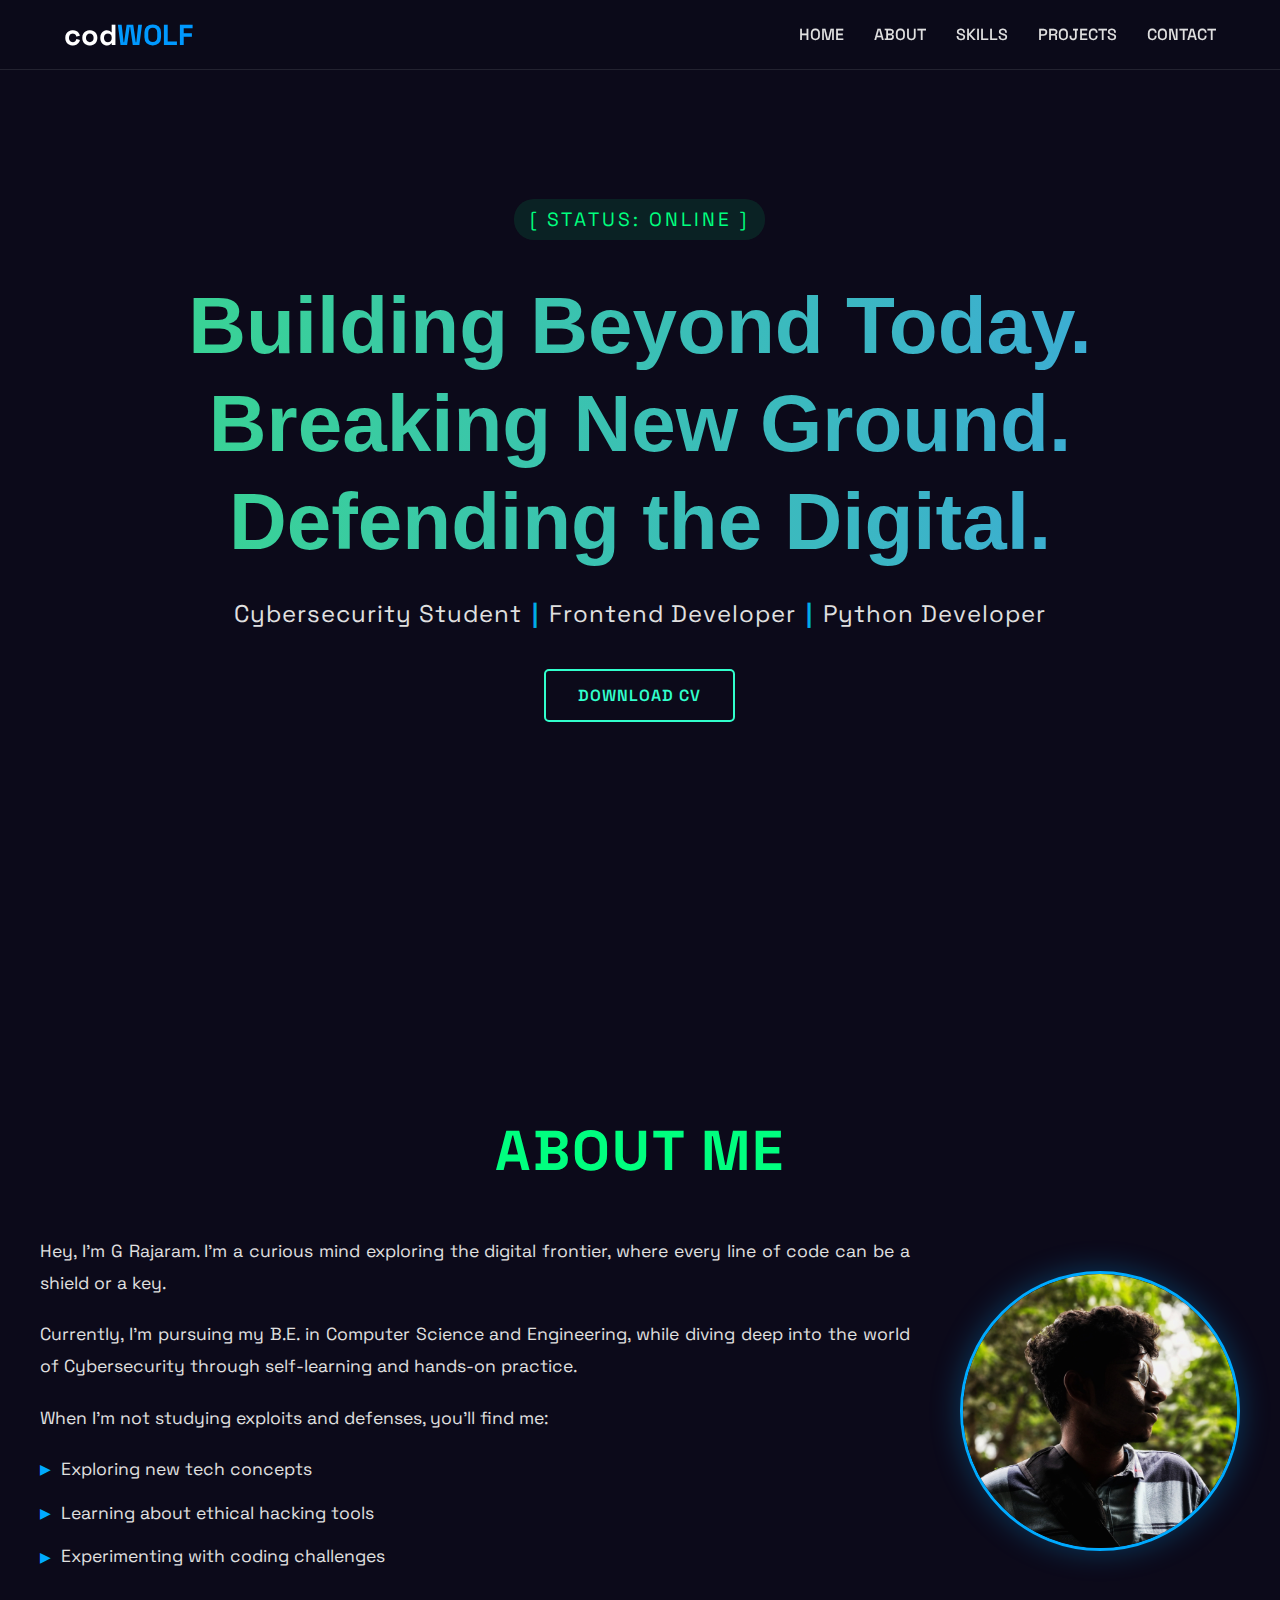
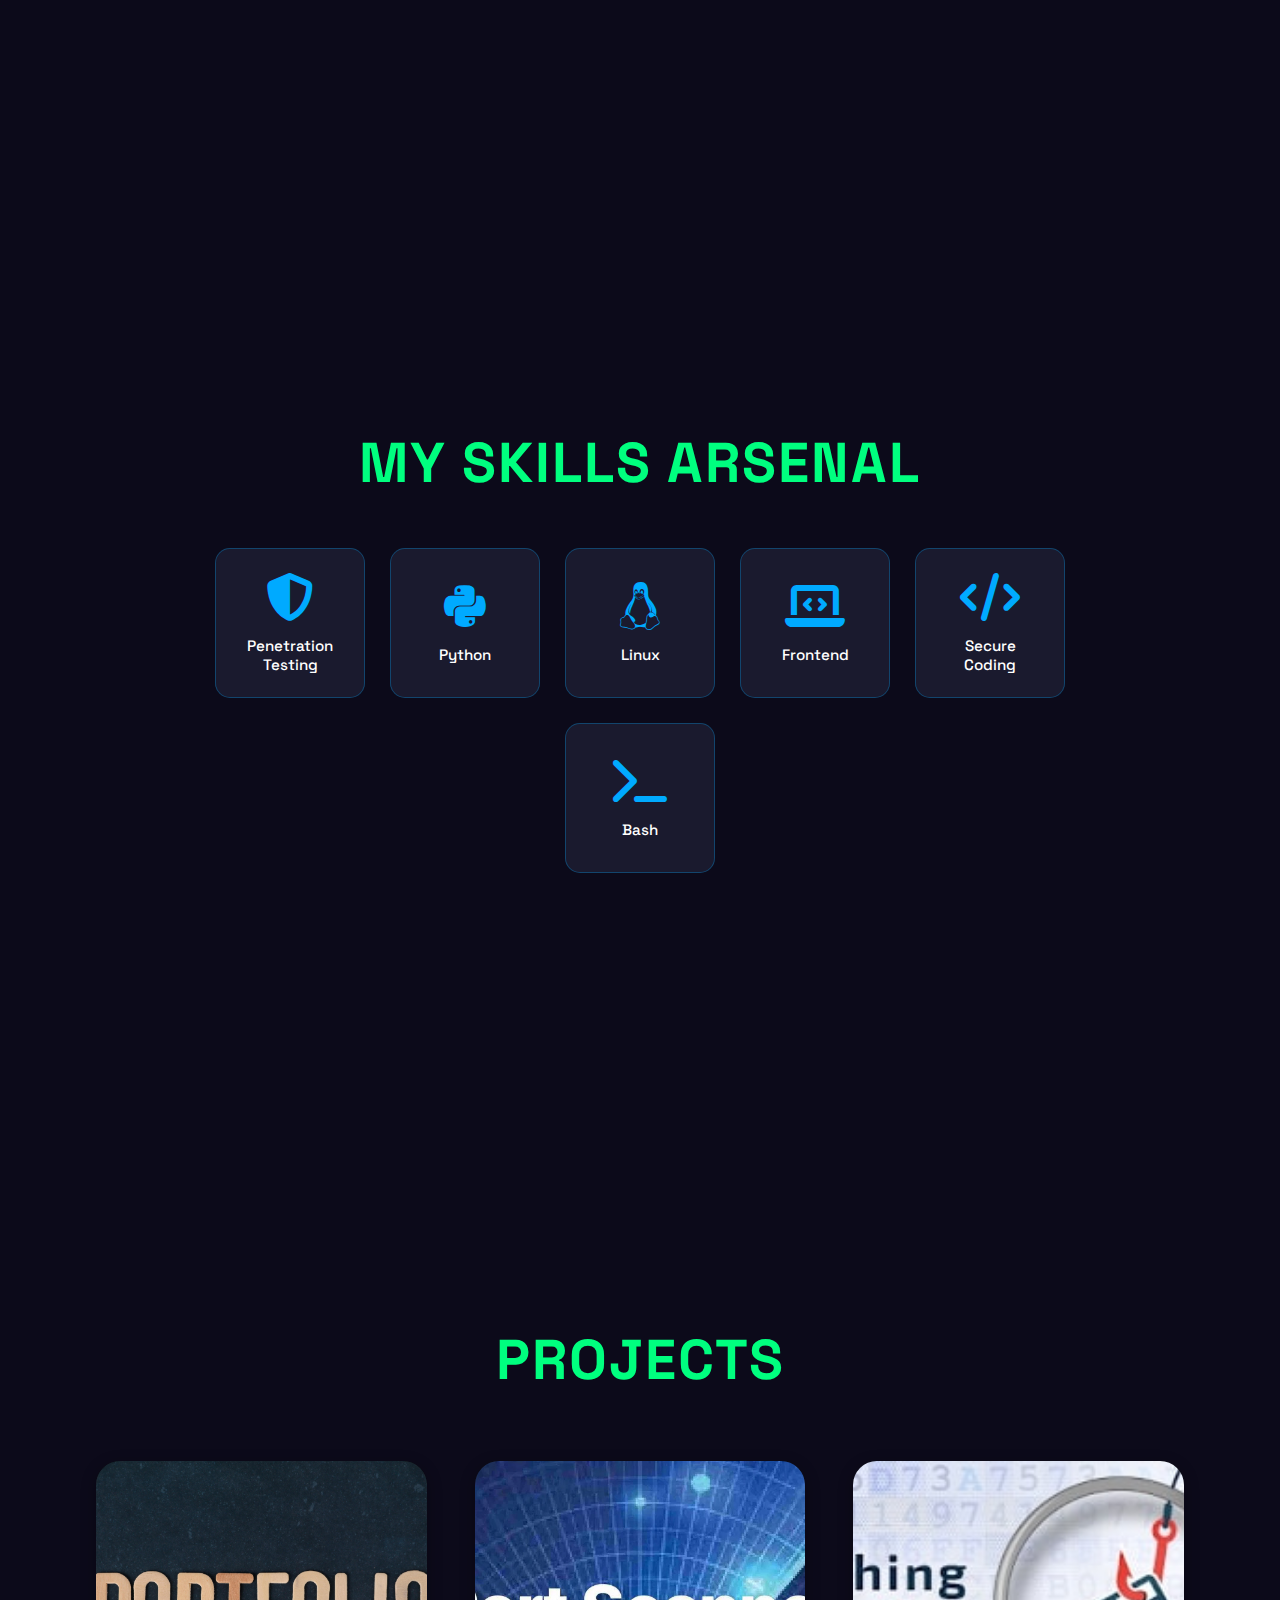
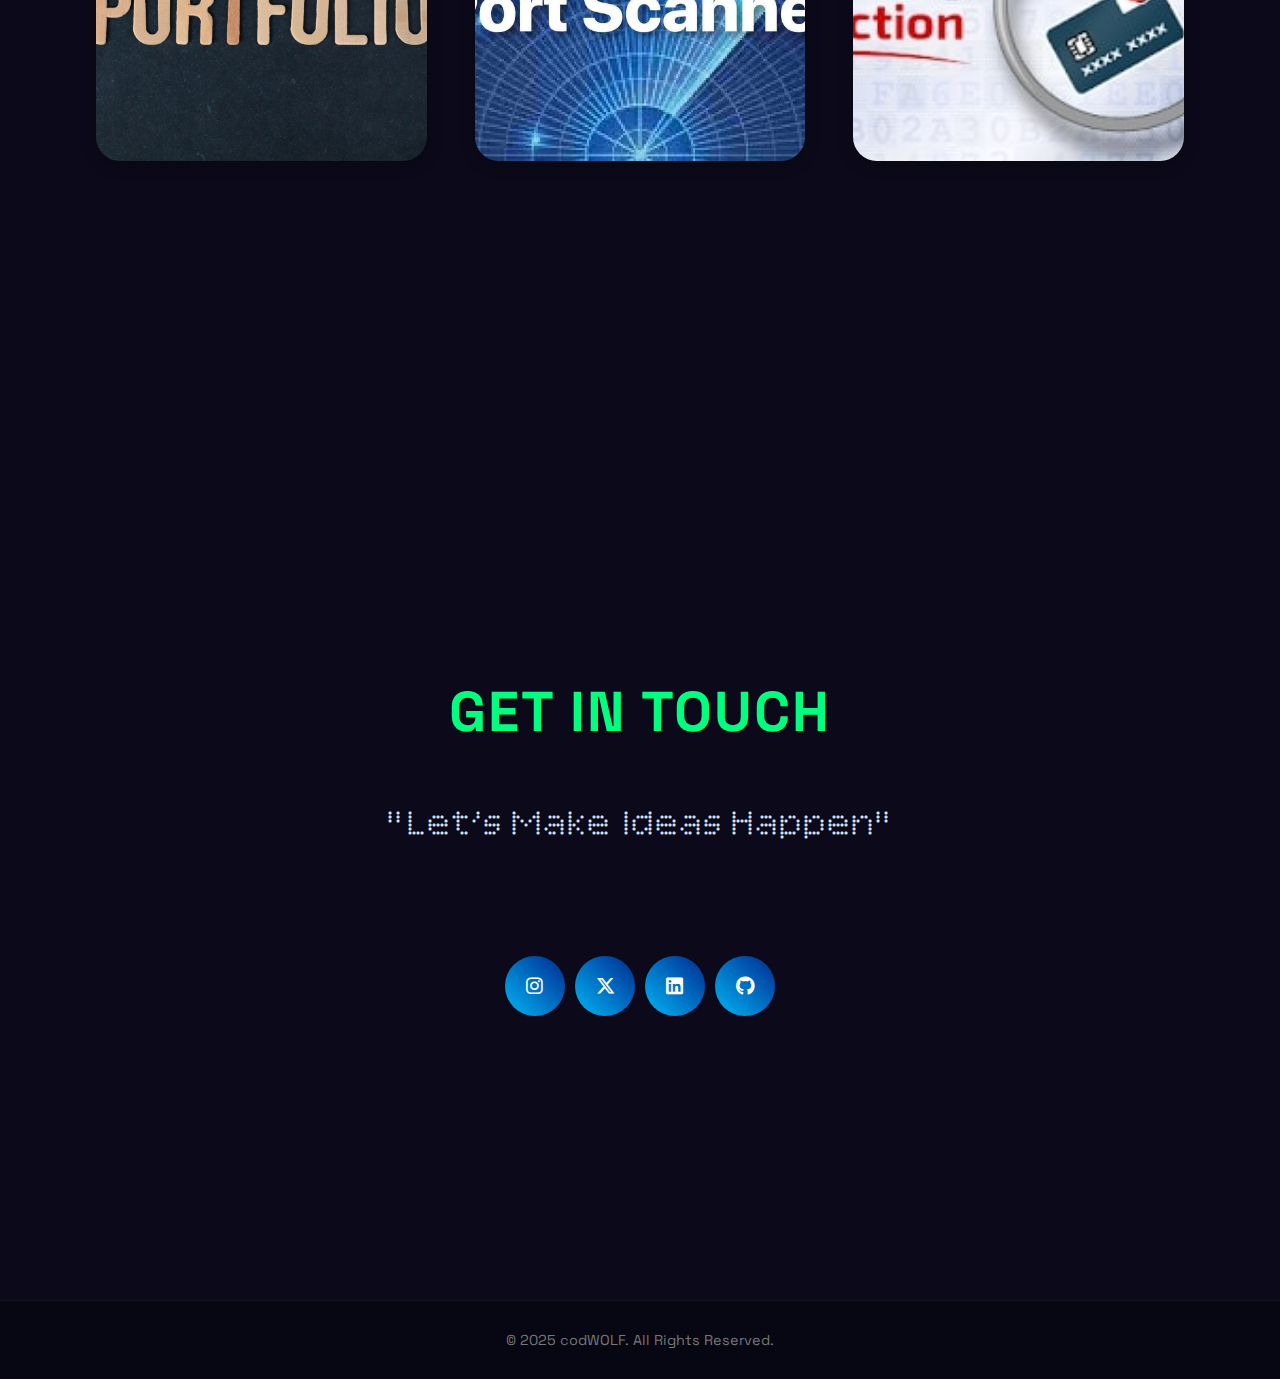
<file: index.html>
<!DOCTYPE html>
<html lang="en">

<head>
  <meta charset="UTF-8">
  <meta name="viewport" content="width=device-width, initial-scale=1.0">
  <title>codWOLF | Portfolio</title>
  <!-- Font Awesome -->
  <link rel="stylesheet" href="https://cdnjs.cloudflare.com/ajax/libs/font-awesome/6.5.1/css/all.min.css"
    xintegrity="sha512-DTOQO9RWCH3ppGqcWaEA1BIZOC6xxalwEsw9c2QQeAIftl+Vegovlnee1c9QX4TctnWMn13TZye+giMm8e2LwA=="
    crossorigin="anonymous" referrerpolicy="no-referrer" />
  <link rel="stylesheet" href="style.css" />
  <link rel="icon" href="asset/raja.png">
  <script src="script.js"></script>


</head>

<body>

  <!--Loader-->
  <div class="loader-wrapper">
    <div class="loader"></div>
  </div>

  <script>
    document.addEventListener("DOMContentLoaded", function () {
      const loaderWrapper = document.querySelector('.loader-wrapper');
      setTimeout(() => {
        loaderWrapper.style.display = 'none';
      }, 500);
    });
  </script>
  <div id="popup" class="popup">
    Don't Try to peek !
  </div>

  <!-- Header and Navigation -->
  <header>
    <nav>
      <a href="#home" class="logo">cod<span>WOLF</span></a>
      <ul class="nav-links">
        <li class="hideOnMobile"><a href="#home">HOME</a></li>
        <li class="hideOnMobile"><a href="#about">ABOUT</a></li>
        <li class="hideOnMobile"><a href="#skills">SKILLS</a></li>
        <li class="hideOnMobile"><a href="#projects">PROJECTS</a></li>
        <li class="hideOnMobile"><a href="#contact">CONTACT</a></li>
        <li class="menu-button" onclick="showSidebar()"><a href="javascript:void(0)"><i
              class="fa-solid fa-bars"></i></a></li>
      </ul>

      <!-- Sidebar-->
      <ul class="sidebar">
        <li class="close-button" onclick="hideSidebar()"><a href="javascript:void(0)"><i
              class="fa-solid fa-xmark"></i></a></li>
        <li><a href="#home" onclick="hideSidebar()">HOME</a></li>
        <li><a href="#about" onclick="hideSidebar()">ABOUT</a></li>
        <li><a href="#skills" onclick="hideSidebar()">SKILLS</a></li>
        <li><a href="#projects" onclick="hideSidebar()">PROJECTS</a></li>
        <li><a href="#contact" onclick="hideSidebar()">CONTACT</a></li>
      </ul>
    </nav>
  </header>

  <main>

    <!-- Home Section -->
    <section class="home" id="home">
      <div class="home-content">
        <div class="status">[ STATUS: ONLINE ]</div>
        <h1>Building Beyond Today.</h1>
        <h1>Breaking New Ground.</h1>
        <h1>Defending the Digital.</h1>
        <div class="role">
          <span>Cybersecurity Student</span>
          <span class="separator">|</span>
          <span>Frontend Developer</span>
          <span class="separator">|</span>
          <span>Python Developer</span>
        </div>
        <a href="asset/rajaramg_resume.pdf" download="rajaramg_resume.pdf" onclick="alert('Resume download would start here.') "><button
            class="cta-btn">DOWNLOAD CV</button></a>
      </div>
    </section>

    <!-- About Section -->
    <section class="about" id="about">
      <h2 class="section-title" style="font-family: 'Space Grotesk', sans-serif;">ABOUT ME</h2>

      <div class="about-content">
        <div class="about-text">
          <p>Hey, I’m G Rajaram. I’m a curious mind exploring the digital frontier, where every line of code can be a
            shield or a key.</p>
          <p>Currently, I’m pursuing my B.E. in Computer Science and Engineering, while diving deep into the world of
            Cybersecurity through self-learning and hands-on practice.</p>
          <p>When I’m not studying exploits and defenses, you’ll find me:</p>
          <ul>
            <li>Exploring new tech concepts</li>
            <li>Learning about ethical hacking tools</li>
            <li>Experimenting with coding challenges</li>
          </ul>
        </div>
        <div class="profile-picture">
          <!-- Added onerror to show fallback if image is missing -->
          <img src="asset/r1.jpg"
            onerror="this.src='https://placehold.co/400x400/1a1a2e/00aaff?text=Profile'; this.style.borderColor='#333';"
            alt="Profile Picture">
        </div>
      </div>
    </section>

    <!-- Skills Section -->
    <section class="skills" id="skills">
      <h2 class="section-title" style="font-family: 'Space Grotesk', sans-serif;">MY SKILLS ARSENAL</h2>
      <div class="skills-grid">
        <div class="skill-card">
          <i class="fa-solid fa-shield-halved"></i>
          <p>Penetration<br>Testing</p>
        </div>
        <div class="skill-card">
          <i class="fa-brands fa-python"></i>
          <p>Python</p>
        </div>
        <div class="skill-card">
          <i class="fa-brands fa-linux"></i>
          <p>Linux</p>
        </div>
        <div class="skill-card">
          <i class="fa-solid fa-laptop-code"></i>
          <p>Frontend</p>
        </div>

        <div class="skill-card">
          <i class="fa-solid fa-code"></i>
          <p>Secure<br>Coding</p>
        </div>
        <div class="skill-card">
          <i class="fa-solid fa-terminal"></i>
          <p>Bash</p>
        </div>

      </div>
    </section>

    <!-- Projects Section -->
    <section class="projects" id="projects">
      <h2 class="section-title" style="font-family: 'Space Grotesk', sans-serif;">PROJECTS</h2>
      <div class="container" style="width: 100%; display: flex; justify-content: center;">
        <div class="card__container">

          <article class="card__article">
            <!-- Fallback logic for images -->
            <img src="asset/p1.jpg"
              onerror="this.classList.add('placeholder'); this.src='https://placehold.co/600x400/1a1a2e/00aaff?text=Portfolio';"
              alt="Portfolio" class="card__img">
            <div class="card__data">
              <h2 class="card__title">PORTFOLIO</h2>
              <div class="card__buttons">
                <a href="https://github.com/codraja06/portfolio.git" target="_blank" class="card__github-button"><i
                    class="fa-brands fa-github"></i></a>
              </div>
            </div>
          </article>

          <article class="card__article">
            <img src="asset/port-scanner.jpg"
              onerror="this.classList.add('placeholder'); this.src='https://placehold.co/600x400/1a1a2e/00aaff?text=Port+Scanner';"
              alt="Port Scanner" class="card__img">
            <div class="card__data">
              <h2 class="card__title">PORT SCANNER</h2>
              <div class="card__buttons">
                <a href="https://github.com/codraja06/port_scanner" target="_blank" class="card__github-button"><i
                    class="fa-brands fa-github"></i></a>
              </div>
            </div>
          </article>

          <article class="card__article">
            <img src="asset/phishing-detection.jpg"
              onerror="this.classList.add('placeholder'); this.src='https://placehold.co/600x400/1a1a2e/00aaff?text=ML+Detection';"
              alt="Phishing Detection" class="card__img">
            <div class="card__data">
              <h2 class="card__title">PHISHING DETECTION</h2>
              <div class="card__buttons">
                <a href="https://github.com/codraja06/phishing_detection_ML-" target="_blank"
                  class="card__github-button"><i class="fa-brands fa-github"></i></a>
              </div>
            </div>
          </article>

        </div>
      </div>
    </section>

    <!-- Contact Section -->
    <section class="contact" id="contact">
      <div>
        <h2 class="section-title" style="font-family: 'Space Grotesk', sans-serif;">GET IN TOUCH</h2>
        <h5>"Let’s Make Ideas Happen"</h5>
        <div class="social-container">
          <ul class="social-icons">
            <li><a href="https://www.instagram.com/_dr_._strange_._" target="_blank"><i
                  class="fa-brands fa-instagram"></i></a></li>
            <li><a href="https://x.com/RaJaRaM57465645" target="_blank"><i class="fa-brands fa-x-twitter"></i></a></li>
            <li><a href="https://www.linkedin.com/in/rajaramg06" target="_blank"><i
                  class="fa-brands fa-linkedin"></i></a></li>
            <li><a href="https://github.com/codraja06" target="_blank"><i class="fa-brands fa-github"></i></a></li>
          </ul>
        </div>
      </div>
    </section>
  </main>

  <footer>
    <p>&copy; 2025 codWOLF. All Rights Reserved.</p>
  </footer>


</body>

</html>
</file>
<file: style.css>
/* --- IMPORTS --- */
@import url("https://fonts.googleapis.com/css2?family=Bitcount+Prop+Single:wght@100..900&display=swap");
@import url("https://fonts.googleapis.com/css2?family=Space+Grotesk:wght@300..700&display=swap");
@import url("https://fonts.googleapis.com/css2?family=Poppins:wght@400;500;600&display=swap");

/* --- RESET & GLOBAL VARIABLES --- */
:root {
  --primary-color: #00ff7f;
  --secondary-color: #00aaff;
  --bg-color: #0c0a1a;
  --card-bg: #1a1a2e;
  --text-color: #e0e0e0;
  --nav-bg: rgba(12, 10, 26, 0.85);
  --body-font: "Space Grotesk", sans-serif;
  --title-font: "Bitcount Prop Single", sans-serif;
  -webkit-user-select: none;
  /* Safari */
  -moz-user-select: none;
  /* Firefox */
  -ms-user-select: none;
  /* IE/Edge */
  user-select: none;
  /* Standard */
}

* {
  margin: 0;
  padding: 0;
  box-sizing: border-box;
  font-family: var(--body-font);
  scroll-behavior: smooth;
  -webkit-tap-highlight-color: transparent; 
}

body {
  min-height: 100vh;
  background-color: var(--bg-color);
  color: var(--text-color);
  overflow-x: hidden;
}

img {
  max-width: 100%;
  height: auto;
  display: block;
}

a {
  text-decoration: none;
  color: inherit;
}

ul {
  list-style: none;
}

/* --- SECTIONS --- */
section {
  padding: 80px 20px;
  min-height: 100vh;
  width: 100%;
  display: flex;
  flex-direction: column;
  justify-content: center;
  align-items: center;
  position: relative;
}

h2.section-title {
  font-size: clamp(2rem, 5vw, 3.5rem);
  color: var(--primary-color);
  margin-bottom: 50px;
  text-align: center;
  font-family: var(--title-font);
  letter-spacing: 2px;
}

/* --- NAVIGATION --- */
nav {
  position: fixed;
  width: 100%;
  top: 0;
  left: 0;
  display: flex;
  justify-content: space-between;
  align-items: center;
  padding: 15px 5%; 
  height: 70px;
  z-index: 1000;
  background-color: var(--nav-bg);
  backdrop-filter: blur(10px);
  border-bottom: 1px solid rgba(255, 255, 255, 0.1);
  transition: all 0.3s ease;
}

nav .logo {
  font-size: 1.8rem;
  font-weight: bold;
  color: white;
  white-space: nowrap;
}

nav .logo span {
  color: #0099ff;
}

nav .logo:hover span,
nav .logo span:hover {
  color: white;
}

.nav-links {
  display: flex;
  align-items: center;
  gap: 30px;
}

.nav-links li a {
  font-weight: 500;
  font-size: 1rem;
  transition: color 0.3s ease;
  position: relative;
}

.nav-links li a::after {
  content: "";
  position: absolute;
  width: 0;
  height: 2px;
  bottom: -4px;
  left: 0;
  background-color: var(--secondary-color);
  transition: width 0.3s ease;
}

.nav-links li a:hover::after {
  width: 100%;
}

.nav-links li a:hover {
  color: var(--secondary-color);
}

/* Mobile Menu Button */
.menu-button {
  display: none;
  cursor: pointer;
}

.menu-button a {
  font-size: 1.8rem;
}

/* --- SIDEBAR (Mobile) --- */
.sidebar {
  position: fixed;
  top: 0;
  right: -100%;
  height: 100vh;
  width: 280px;
  max-width: 80vw;
  z-index: 1001;
  background-color: rgba(20, 20, 30, 0.98);
  backdrop-filter: blur(15px);
  box-shadow: -10px 0 20px rgba(0, 0, 0, 0.5);
  display: flex;
  flex-direction: column;
  padding-top: 60px;
  transition: right 0.4s cubic-bezier(0.4, 0, 0.2, 1);
}

.sidebar.show {
  right: 0;
}

.sidebar li {
  width: 100%;
}

.sidebar a {
  display: block;
  width: 100%;
  padding: 20px 30px;
  font-size: 1.2rem;
  border-bottom: 1px solid rgba(255, 255, 255, 0.05);
}

.sidebar .close-button {
  position: absolute;
  top: 15px;
  right: 20px;
  padding: 0;
  width: auto;
}

.sidebar .close-button a {
  font-size: 1.8rem;
  padding: 10px;
  border: none;
}

/* --- HOME SECTION --- */
.home {
  text-align: center;
  padding-top: 100px;
}

.home .status {
  color: var(--primary-color);
  font-size: clamp(0.9rem, 3vw, 1.2rem);
  font-weight: 400;
  letter-spacing: 3px;
  margin-bottom: 2rem;
  background: rgba(0, 255, 127, 0.1);
  padding: 8px 16px;
  border-radius: 20px;
  display: inline-block;
}

.home h1 {
  font-family: "Arial Black", sans-serif;
  font-size: clamp(2.5rem, 8vw, 5rem);
  line-height: 1.1;
  margin: 10px 0;
  background: linear-gradient(90deg, #39d395, #3cadd3);
  -webkit-background-clip: text;
  background-clip: text;
  color: transparent;
}

.home .role {
  font-size: clamp(1rem, 4vw, 1.5rem);
  color: var(--text-color);
  margin-top: 2rem;
  letter-spacing: 1px;
  display: flex;
  justify-content: center;
  align-items: center;
  flex-wrap: wrap;
  gap: 10px;
}

.home .role .separator {
  color: #00ace6;
  font-weight: 700;
}

/* CTA Button */
.cta-btn {
  position: relative;
  padding: 14px 32px;
  margin-top: 40px;
  font-size: 1rem;
  color: #31ffcc;
  border: 2px solid #31ffcc;
  background: transparent;
  cursor: pointer;
  border-radius: 5px;
  overflow: hidden;
  transition: all 0.3s ease;
  font-weight: 600;
  letter-spacing: 1px;
}

.cta-btn::before {
  content: "";
  position: absolute;
  left: 0;
  top: 0;
  width: 100%;
  height: 100%;
  background-color: #31ffcc;
  z-index: -1;
  transition: transform 0.3s ease;
  transform-origin: left;
  transform: scaleX(0);
}

.cta-btn:hover::before {
  transform: scaleX(1);
}

.cta-btn:hover {
  color: #0d112d;
  box-shadow: 0 0 20px rgba(49, 255, 204, 0.4);
}

/* --- ABOUT SECTION --- */
.about-content {
  display: flex;
  flex-wrap: wrap;
  gap: 50px;
  justify-content: center;
  align-items: center;
  max-width: 1200px;
  width: 100%;
}

.about-text {
  flex: 1 1 400px;
}

.about-text p {
  font-size: 1.1rem;
  line-height: 1.8;
  margin-bottom: 20px;
  text-align: justify;
}

.about-text ul {
  list-style-type: none;
  padding-left: 0;
  font-size: 1.1rem;
  line-height: 1.8;
  margin-top: 20px;
}

.about-text ul li {
  margin-bottom: 12px;
  display: flex;
  align-items: center;
}

.about-text ul li::before {
  content: "▶";
  color: var(--secondary-color);
  margin-right: 10px;
  font-size: 0.8em;
}

.profile-picture {
  flex-shrink: 0;
  position: relative;
}

.profile-picture img {
  width: 280px;
  height: 280px;
  border-radius: 50%;
  object-fit: cover;
  border: 3px solid var(--secondary-color);
  box-shadow: 0 0 30px rgba(0, 170, 255, 0.3);
  transition: transform 0.3s ease;
}

.profile-picture img:hover {
  transform: scale(1.05) rotate(3deg);
}

/* --- SKILLS SECTION --- */
.skills-grid {
  display: flex;
  flex-wrap: wrap;
  gap: 25px;
  justify-content: center;
  max-width: 1000px;
  width: 100%;
}

.skill-card {
  width: 150px;
  height: 150px;
  background-color: var(--card-bg);
  border-radius: 15px;
  border: 1px solid rgba(0, 170, 255, 0.3);
  display: flex;
  flex-direction: column;
  justify-content: center;
  align-items: center;
  text-align: center;
  padding: 15px;
  transition: transform 0.3s ease, box-shadow 0.3s ease;
}

.skill-card:hover {
  transform: translateY(-8px);
  box-shadow: 0 10px 25px rgba(0, 170, 255, 0.2);
  border-color: var(--secondary-color);
}

.skill-card i {
  font-size: 3rem;
  color: var(--secondary-color);
  margin-bottom: 15px;
}

.skill-card p {
  color: white;
  font-weight: 500;
  font-size: 0.95rem;
}

/* --- PROJECTS SECTION --- */
.projects {
  --first-color: hsl(199, 100%, 50%);
  --container-color: #1a1a2e;
}

.card__container {
  display: grid;
  grid-template-columns: repeat(auto-fit, minmax(280px, 1fr));
  gap: 3rem;
  width: 100%;
  max-width: 1120px;
  padding: 1rem;
}

.card__article {
  position: relative;
  overflow: hidden;
  border-radius: 1.5rem;
  background: #111;
  box-shadow: 0 4px 15px rgba(0, 0, 0, 0.3);
}

.card__img {
  width: 100%;
  height: 300px;
  object-fit: cover;
  transition: transform 0.4s ease;
}

/* Fallback background for images */
.card__img.placeholder {
  background: linear-gradient(45deg, #232526, #414345);
  display: flex;
  align-items: center;
  justify-content: center;
  color: #666;
  font-size: 1.2rem;
}

.card__data {
  width: 90%;
  background-color: var(--container-color);
  padding: 1.5rem;
  box-shadow: 0 8px 24px hsla(199, 100%, 50%, 0.15);
  border-radius: 1rem;
  border: 1px solid rgba(0, 170, 255, 0.3);
  position: absolute;
  bottom: -10rem; /* Hidden initially */
  left: 0;
  right: 0;
  margin: 0 auto;
  opacity: 0;
  transition: opacity 0.3s, transform 0.3s;
}

.card__title {
  font-size: 1.2rem;
  font-weight: 600;
  margin-bottom: 0.5rem;
  color: white;
}

.card__github-button {
  font-size: 1.8rem;
  color: var(--first-color);
  transition: color 0.3s;
}

.card__github-button:hover {
  color: white;
}

/* Project Hover Effects */
.card__article:hover .card__data {
  opacity: 1;
  bottom: 1rem;
}

.card__article:hover .card__img {
  transform: scale(1.1);
  opacity: 0.6;
}

/* Mobile-specific  */
@media (hover: none) {
  .card__data {
    bottom: 1rem;
    opacity: 1;
  }
  .card__img {
    opacity: 0.6;
  }
}

/* --- CONTACT SECTION --- */
.contact h5 {
  font-family: var(--title-font);
  font-size: clamp(1.2rem, 4vw, 2.5rem);
  font-weight: 300;
  margin-bottom: 30px;
  text-align: center;
  line-height: 1.4;
}

.social-container {
  width: 400px;
  margin: 10px auto 0 auto;
  text-align: center;
  margin-top: 100px;
  display: flex;
  justify-content: space-around;
}

.social-icons {
  padding: 0;
  list-style: none;
  margin: 0;
}
.social-icons li {
  display: inline-block;
  margin: 0.15em;
  position: relative;
  font-size: 1.2em;
}
.social-icons i {
  color: #fff;
  position: absolute;
  top: 21px;
  left: 21px;
  transition: all 265ms ease-out;
}
.social-icons a {
  display: inline-block;
}
.social-icons a:before {
  transform: scale(1);
  -ms-transform: scale(1);
  -webkit-transform: scale(1);
  content: " ";
  width: 60px;
  height: 60px;
  border-radius: 100%;
  display: block;
  background: linear-gradient(45deg, #00b5f5, #002a8f);
  transition: all 265ms ease-out;
}
.social-icons a:hover:before {
  transform: scale(0);
  transition: all 265ms ease-in;
}
.social-icons a:hover i {
  transform: scale(2.2);
  -ms-transform: scale(2.2);
  -webkit-transform: scale(2.2);
  color: #00b5f5;
  background: -webkit-linear-gradient(45deg, #04ffea, #00ff55);
  background-clip: text;
  -webkit-text-fill-color: transparent;
  transition: all 265ms ease-in;
}
/* --- FOOTER --- */
footer {
  background-color: #070613;
  text-align: center;
  padding: 30px 20px;
  color: #777;
  border-top: 1px solid rgba(255, 255, 255, 0.05);
  font-size: 0.9rem;
}

/* --- LOADER --- */
.loader-wrapper {
  position: fixed;
  top: 0;
  left: 0;
  right: 0;
  bottom: 0;
  display: flex;
  align-items: center;
  justify-content: center;
  background-color: blur(black);
  backdrop-filter: blur(25px);
  z-index: 9999;
}

.loader {
  position: relative;
  transform: scale(2);
  border-radius: 50%;
  border: 1px solid;
  width: 30px;
  height: 30px;
  color: white;
}

.loader::after {
  position: absolute;
  width: 0px;
  height: 10px;
  display: block;
  border-left: 1px solid #fff;
  content: "";
  left: 14px;
  border-radius: 1px;
  top: 4px;
  animation-duration: 1s;
}

.loader::before {
  position: absolute;
  width: 0px;
  height: 10px;
  display: block;
  border-left: 1px solid #fff;
  content: "";
  left: 14px;
  border-radius: 1px;
  top: 4px;
  animation-duration: 40s;
}

.loader::before,
.loader::after {
  transform-origin: bottom;
  animation-name: dial;
  animation-iteration-count: infinite;
  animation-timing-function: linear;
}

@keyframes dial {
  0% {
    transform: rotate(0deg);
  }

  100% {
    transform: rotate(360deg);
  }
}

/* --- POPUP (No Inspect) --- */
.popup {
  display: none;
  position: fixed;
  top: 80px;
  left: 50%;
  transform: translateX(-50%);
  padding: 12px 24px;
  background-color: #ff3333;
  color: white;
  border-radius: 5px;
  z-index: 1100;
  font-weight: bold;
  box-shadow: 0 5px 15px rgba(0, 0, 0, 0.3);
  text-align: center;
  width: 90%;
  max-width: 300px;
}
.popup.show {
  display: block;
  animation: fadeInDown 0.3s ease;
}

@keyframes fadeInDown {
  from {
    opacity: 0;
    transform: translate(-50%, -20px);
  }
  to {
    opacity: 1;
    transform: translate(-50%, 0);
  }
}

/* ========================================= */
/* === ROBUST RESPONSIVE MEDIA QUERIES === */
/* ========================================= */

/* TABLET & SMALL LAPTOP (Max width 1024px) */
@media (max-width: 1024px) {
  .hideOnMobile {
    display: none;
  }
  .menu-button {
    display: block;
  }
  section {
    padding: 60px 20px;
  }
  .home h1 {
    font-size: 3.5rem;
  }
}

/* TABLET (Max width 768px) */
@media (max-width: 768px) {
  .about-content {
    flex-direction: column;
    text-align: center;
  }

  .about-text p {
    text-align: center;
  }

  .about-text ul {
    display: inline-block;
    text-align: left;
  }

  .card__container {
    grid-template-columns: repeat(auto-fit, minmax(250px, 1fr));
  }

  .profile-picture img {
    width: 220px;
    height: 220px;
  }
}

/* MOBILE (Max width 480px) */
@media (max-width: 480px) {
  .home .role {
    flex-direction: column;
    gap: 5px;
  }
  .home .role .separator {
    display: none;
  }

  .skill-card {
    width: 130px;
    height: 130px;
  }
  .skill-card i {
    font-size: 2.5rem;
  }

  nav {
    padding: 15px 20px;
  }

  .cta-btn {
    width: 100%;
    max-width: 250px;
  }
}

/* SMALL MOBILE (Max width 360px) */
@media (max-width: 360px) {
  .home h1 {
    font-size: 2.2rem;
  }

  .skill-card {
    width: 45%;
    height: auto;
    padding: 20px 10px;
  }

  .social-icons a {
    width: 45px;
    height: 45px;
    font-size: 1.2rem;
  }
}
</file>
